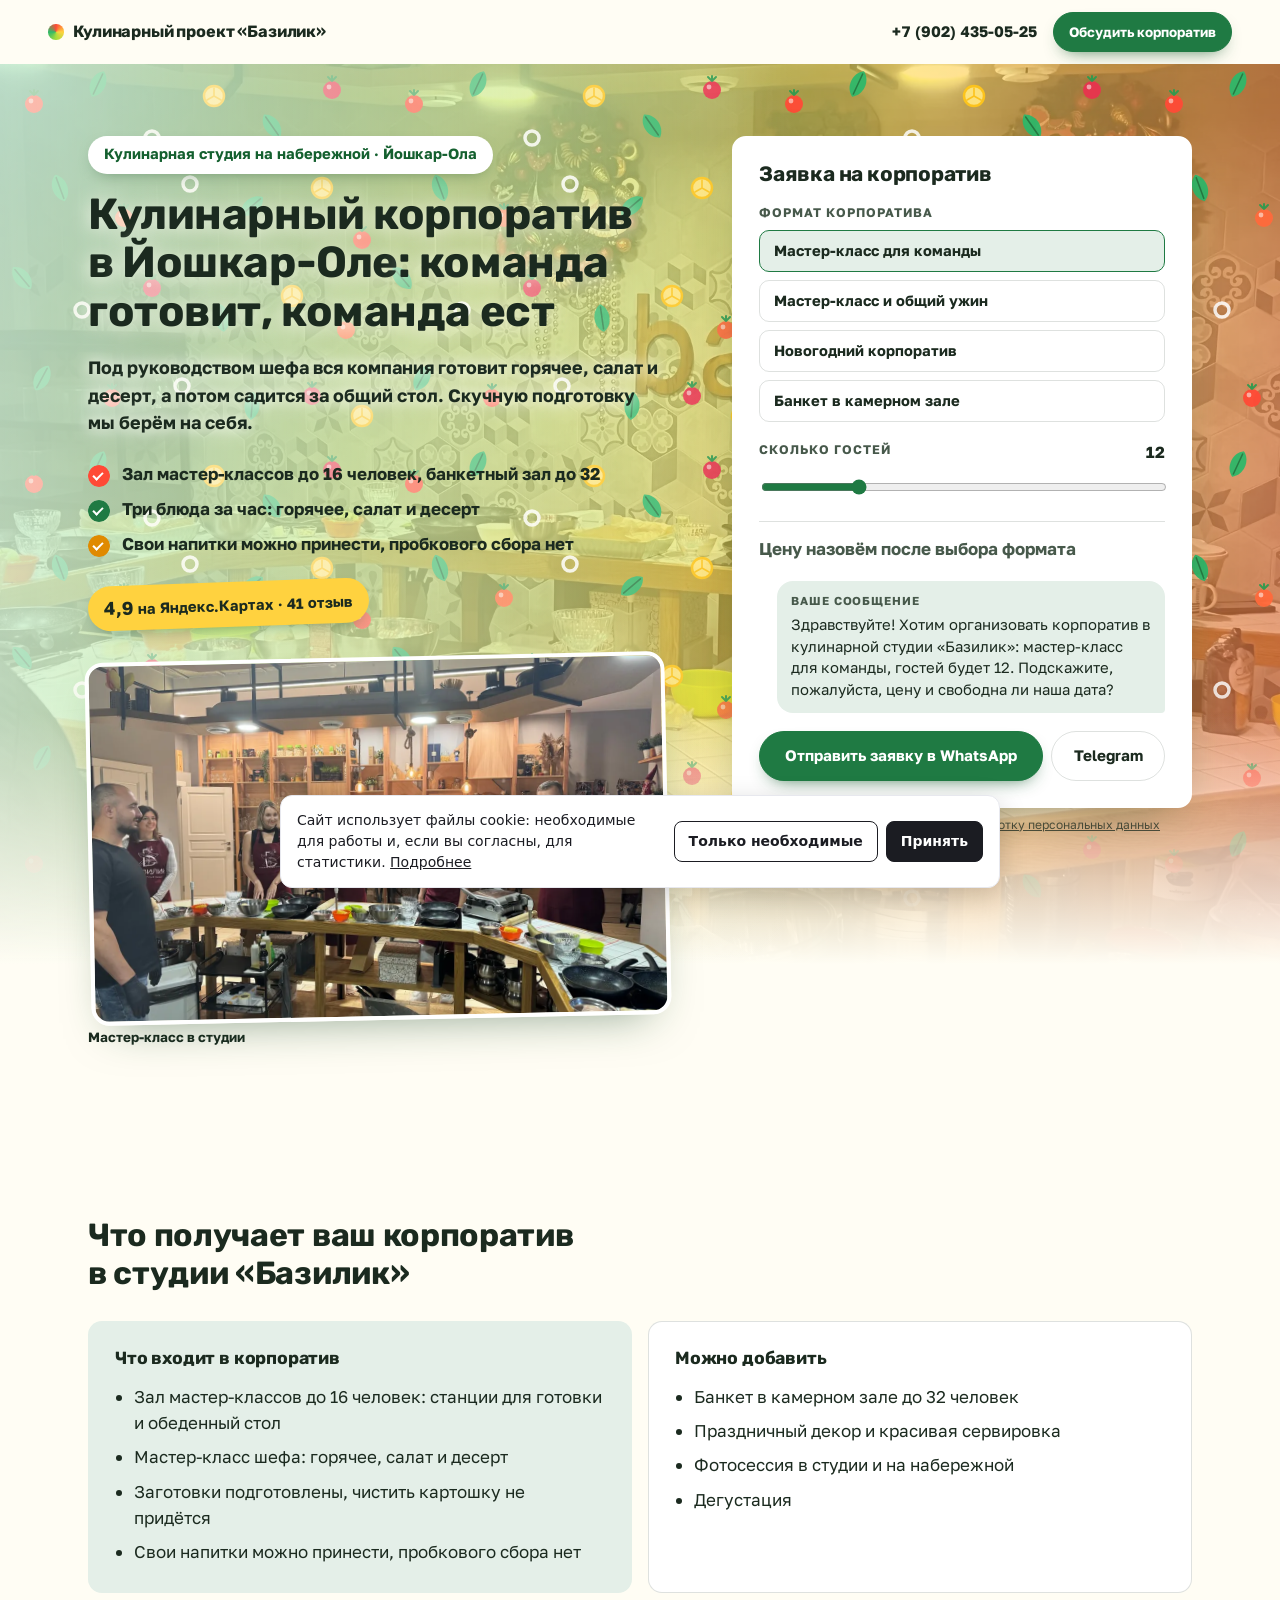
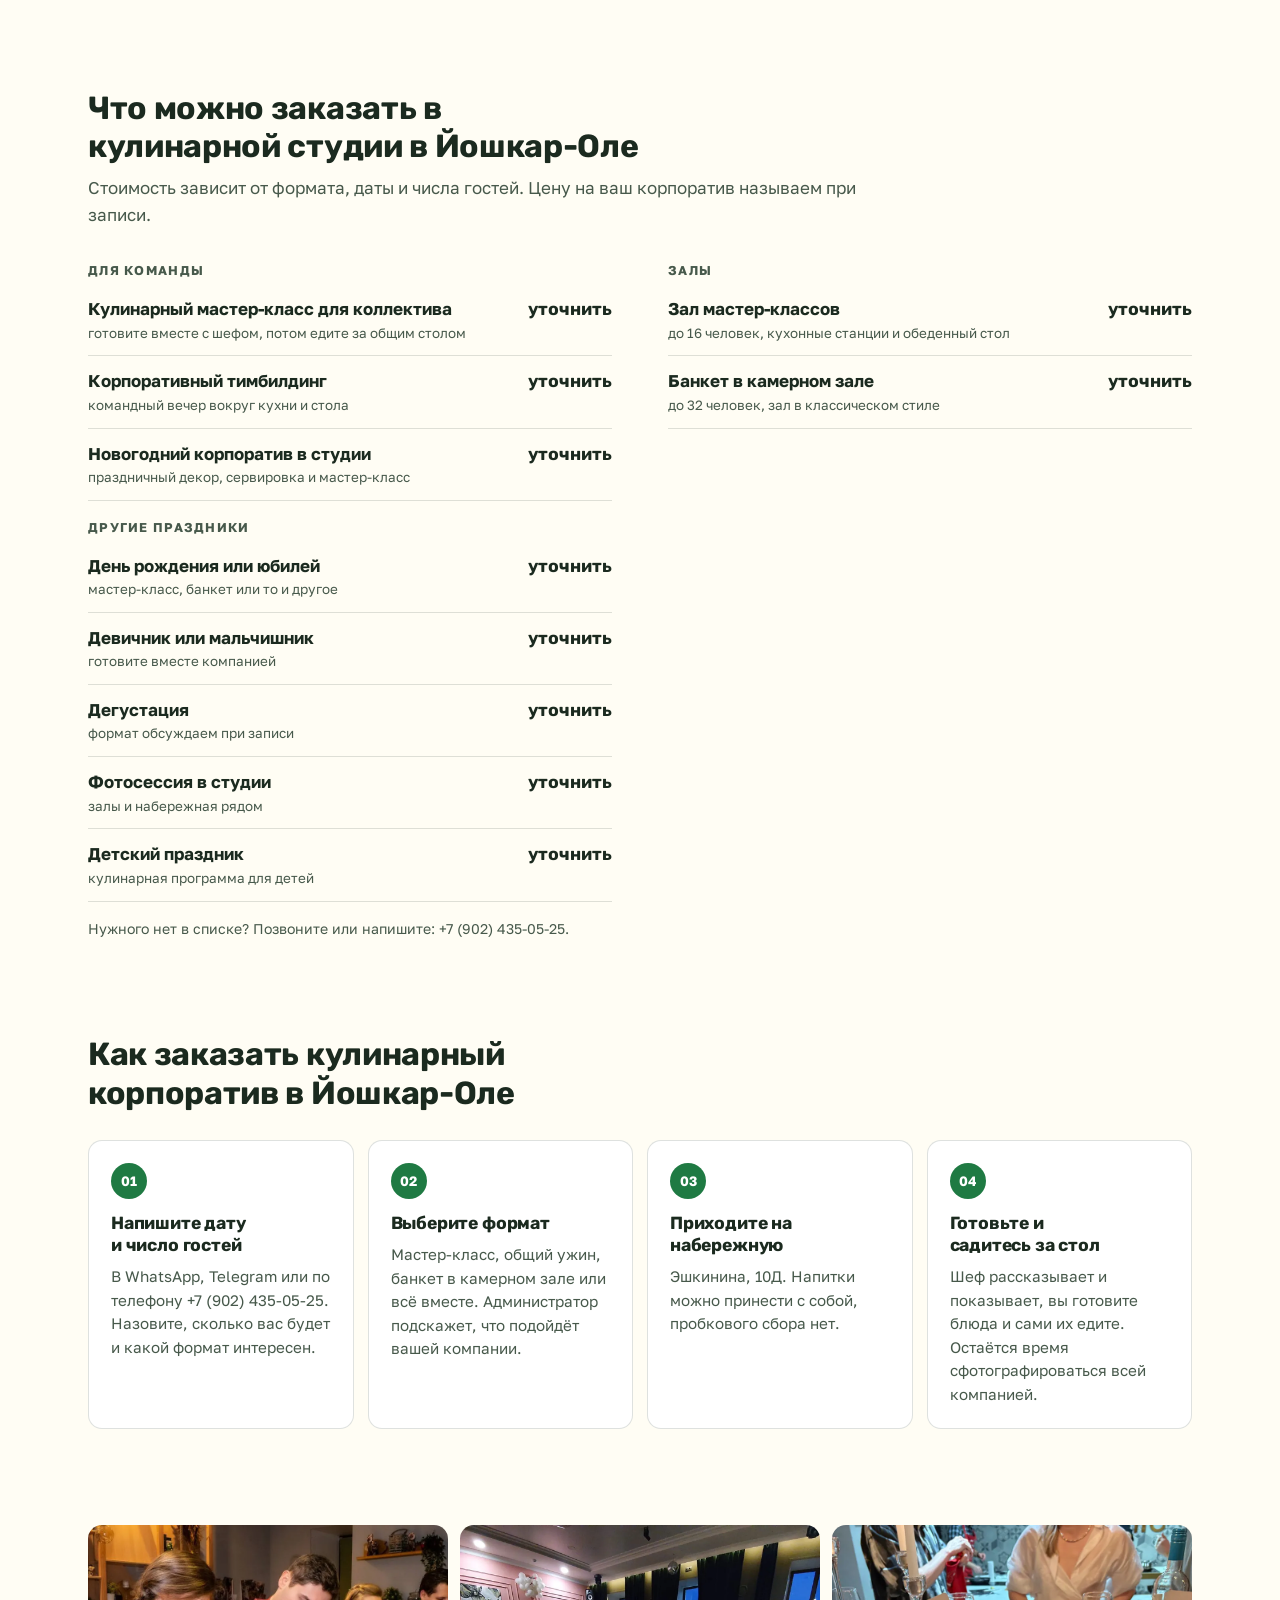
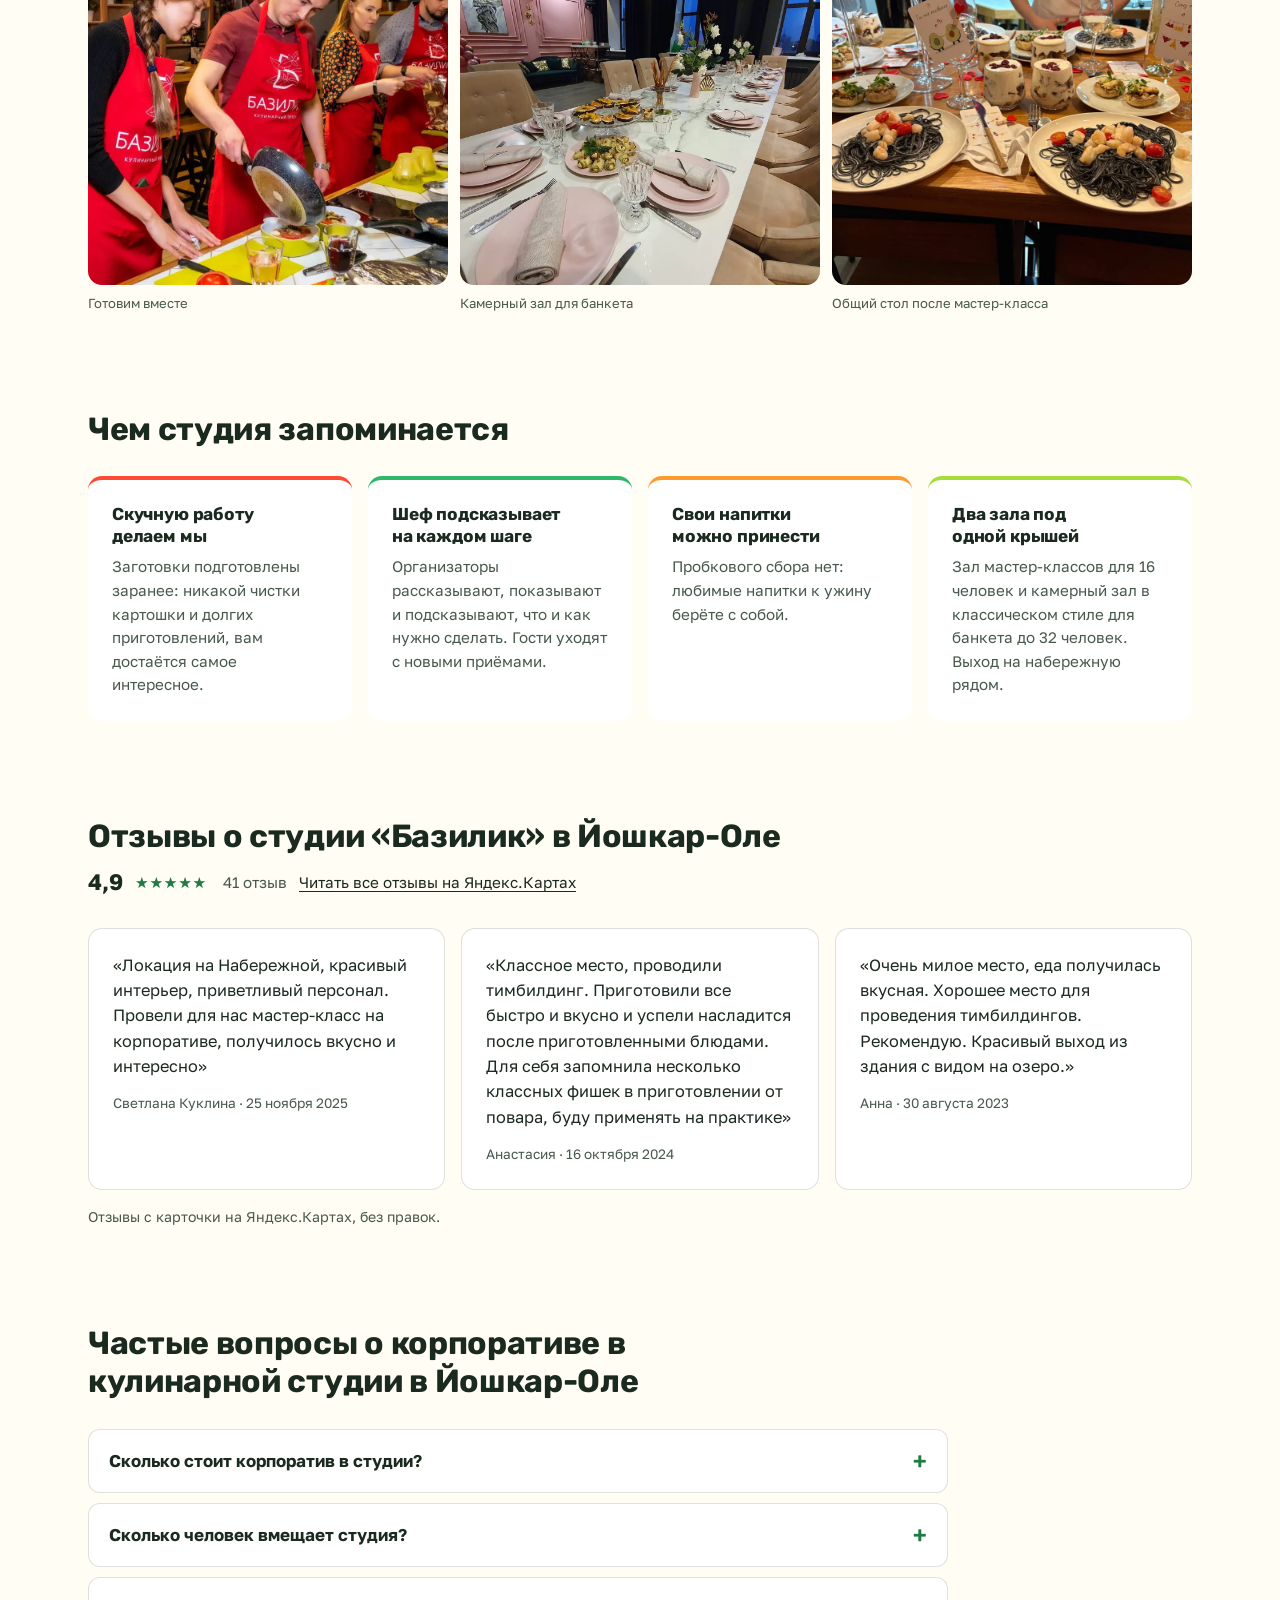
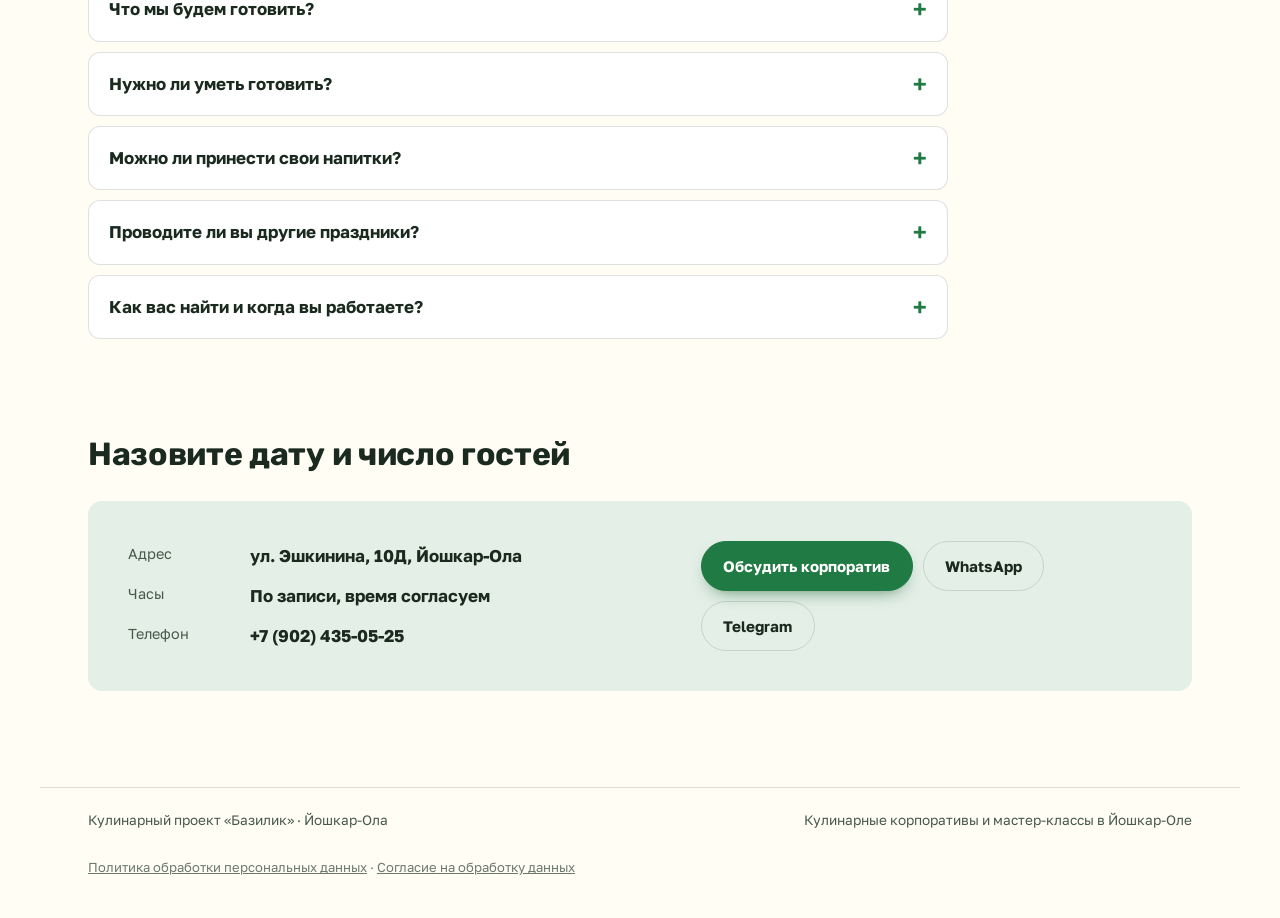
<file: index.html>
<!doctype html>
<html lang="ru">
<head>
<meta charset="utf-8">
<meta name="robots" content="noindex, nofollow" data-publish>
<meta name="viewport" content="width=device-width, initial-scale=1, viewport-fit=cover">
<title>Кулинарный корпоратив в Йошкар-Оле - студия Базилик</title>
<link rel="canonical" href="https://ajax55sv-cell.github.io/bazilik-yoshkar-ola/">
<meta name="description" content="Кулинарные корпоративы и тимбилдинги в Йошкар-Оле, ул. Эшкинина, 10Д: мастер-класс шефа, зал до 16 человек, банкет до 32. 4,9 на Яндекс Картах, 41 отзыв. Запись по телефону, в WhatsApp и Telegram.">
<meta property="og:type" content="website">
<meta property="og:url" content="https://ajax55sv-cell.github.io/bazilik-yoshkar-ola/">
<meta property="og:site_name" content="Кулинарный проект «Базилик»">
<meta property="og:locale" content="ru_RU">
<meta property="og:title" content="Кулинарный корпоратив в Йошкар-Оле - студия Базилик">
<meta property="og:description" content="Кулинарные корпоративы и тимбилдинги в Йошкар-Оле, ул. Эшкинина, 10Д: мастер-класс шефа, зал до 16 человек, банкет до 32. 4,9 на Яндекс Картах, 41 отзыв. Запись по телефону, в WhatsApp и Telegram.">
<meta property="og:image" content="https://ajax55sv-cell.github.io/bazilik-yoshkar-ola/assets/og.jpg">
<link rel="preload" as="font" type="font/woff2" href="assets/fonts/rubik-cyrillic-700.woff2" crossorigin>
<link rel="preload" as="image" href="assets/hero.webp" fetchpriority="high">
<link rel="icon" href="data:image/svg+xml,%3Csvg xmlns=%27http://www.w3.org/2000/svg%27 viewBox=%270 0 32 32%27%3E%3Crect x=%276%27 y=%276%27 width=%2720%27 height=%2720%27 rx=%275%27 fill=%27%231f7a43%27/%3E%3C/svg%3E">
<style>
@font-face{font-family:'Rubik';font-style:normal;font-weight:700;font-display:swap;src:url('assets/fonts/rubik-cyrillic-700.woff2') format('woff2');unicode-range:U+0301,U+0400-045F,U+0490-0491,U+04B0-04B1,U+2116;}
@font-face{font-family:'Rubik';font-style:normal;font-weight:700;font-display:swap;src:url('assets/fonts/rubik-latin-700.woff2') format('woff2');unicode-range:U+0000-00FF,U+0131,U+0152-0153,U+02BB-02BC,U+02C6,U+02DA,U+02DC,U+2000-206F,U+20AC,U+2122,U+2191,U+2193,U+2212,U+2215;}
@font-face{font-family:'Golos Text';font-style:normal;font-weight:400;font-display:swap;src:url('assets/fonts/golos-text-cyrillic-400.woff2') format('woff2');unicode-range:U+0301,U+0400-045F,U+0490-0491,U+04B0-04B1,U+2116;}
@font-face{font-family:'Golos Text';font-style:normal;font-weight:400;font-display:swap;src:url('assets/fonts/golos-text-latin-400.woff2') format('woff2');unicode-range:U+0000-00FF,U+0131,U+0152-0153,U+02BB-02BC,U+02C6,U+02DA,U+02DC,U+2000-206F,U+20AC,U+2122,U+2191,U+2193,U+2212,U+2215;}
@font-face{font-family:'Golos Text';font-style:normal;font-weight:700;font-display:swap;src:url('assets/fonts/golos-text-cyrillic-700.woff2') format('woff2');unicode-range:U+0301,U+0400-045F,U+0490-0491,U+04B0-04B1,U+2116;}
@font-face{font-family:'Golos Text';font-style:normal;font-weight:700;font-display:swap;src:url('assets/fonts/golos-text-latin-700.woff2') format('woff2');unicode-range:U+0000-00FF,U+0131,U+0152-0153,U+02BB-02BC,U+02C6,U+02DA,U+02DC,U+2000-206F,U+20AC,U+2122,U+2191,U+2193,U+2212,U+2215;}

:root { --c-canvas: #fffdf4; --c-surface: #ffffff; --c-ink: #1b2a1f; --c-ink-soft: #47594b; --c-accent: #1f7a43; --c-accent-ink: #ffffff; --c-accent-deep: #14602f; --f-display: 'Rubik', 'Segoe UI', system-ui, sans-serif; --f-text: 'Golos Text', 'Segoe UI', system-ui, sans-serif; --h1k: 1; }
</style>
<link rel="stylesheet" href="style-prod.css">
<script type="application/ld+json">[{"@context":"https://schema.org","@type":"LocalBusiness","name":"Кулинарный проект «Базилик»","description":"Кулинарная студия в Йошкар-Оле: корпоративные мастер-классы и тимбилдинги, зал мастер-классов до 16 человек, камерный банкетный зал до 32 человек.","url":"https://ajax55sv-cell.github.io/bazilik-yoshkar-ola/","image":"https://ajax55sv-cell.github.io/bazilik-yoshkar-ola/assets/og.jpg","telephone":"+79024350525","address":{"@type":"PostalAddress","streetAddress":"улица Эшкинина, 10Д","addressLocality":"Йошкар-Ола","addressRegion":"Республика Марий Эл","addressCountry":"RU"},"aggregateRating":{"@type":"AggregateRating","ratingValue":"4.9","ratingCount":"125","reviewCount":"41"},"hasOfferCatalog":{"@type":"OfferCatalog","name":"Форматы и услуги","itemListElement":[{"@type":"Offer","itemOffered":{"@type":"Service","name":"Кулинарный мастер-класс для коллектива"}},{"@type":"Offer","itemOffered":{"@type":"Service","name":"Корпоративный тимбилдинг"}},{"@type":"Offer","itemOffered":{"@type":"Service","name":"Новогодний корпоратив в студии"}},{"@type":"Offer","itemOffered":{"@type":"Service","name":"Банкет в камерном зале"}},{"@type":"Offer","itemOffered":{"@type":"Service","name":"День рождения или юбилей"}},{"@type":"Offer","itemOffered":{"@type":"Service","name":"Девичник или мальчишник"}},{"@type":"Offer","itemOffered":{"@type":"Service","name":"Дегустация"}},{"@type":"Offer","itemOffered":{"@type":"Service","name":"Фотосессия в студии"}},{"@type":"Offer","itemOffered":{"@type":"Service","name":"Детский праздник"}}]},"sameAs":["https://yandex.ru/maps/org/kulinarny_proyekt_bazilik/9822405375/","https://vk.ru/basilic_12"]},{"@context":"https://schema.org","@type":"FAQPage","mainEntity":[{"@type":"Question","name":"Сколько стоит корпоратив в студии?","acceptedAnswer":{"@type":"Answer","text":"Стоимость зависит от формата, даты и числа гостей. Назовите дату и сколько вас будет, администратор посчитает в WhatsApp, Telegram или по телефону +7 (902) 435-05-25."}},{"@type":"Question","name":"Сколько человек вмещает студия?","acceptedAnswer":{"@type":"Answer","text":"В зале мастер-классов помещаются до 16 человек. Камерный зал в классическом стиле для банкетов вмещает до 32 человек."}},{"@type":"Question","name":"Что мы будем готовить?","acceptedAnswer":{"@type":"Answer","text":"В формате праздничного вечера вы за час готовите три блюда: горячее, салат и десерт, а потом садитесь за общий стол. Меню на ваш корпоратив согласуем при записи."}},{"@type":"Question","name":"Нужно ли уметь готовить?","acceptedAnswer":{"@type":"Answer","text":"Нет. Шеф рассказывает, показывает и подсказывает на каждом шаге, а заготовки уже подготовлены: чистить и нарезать горы продуктов не придётся."}},{"@type":"Question","name":"Можно ли принести свои напитки?","acceptedAnswer":{"@type":"Answer","text":"Да, любимые напитки можно приносить с собой. Пробкового сбора у нас нет."}},{"@type":"Question","name":"Проводите ли вы другие праздники?","acceptedAnswer":{"@type":"Answer","text":"Да: дни рождения и юбилеи, девичники и мальчишники, дегустации, фотосессии, детские и взрослые праздники, банкеты и свадьбы в камерном зале."}},{"@type":"Question","name":"Как вас найти и когда вы работаете?","acceptedAnswer":{"@type":"Answer","text":"Йошкар-Ола, ул. Эшкинина, 10Д, на набережной. Остановка «Микрорайон Сомбатхей» в 119 метрах. Работаем по записи: дату и время согласуем по телефону или в мессенджере."}}]}]</script>
<style>
/* legal-add */
.legal-links{margin-top:10px;font-size:13px;opacity:.8;hyphens:none}
.legal-links a{color:inherit}
.ckn{margin:8px 0 0;font-size:12px;line-height:1.45;opacity:.75;hyphens:none}
.ckn a{color:inherit;text-decoration:underline}
.ckb{position:fixed;left:12px;right:12px;bottom:12px;z-index:9999;max-width:720px;margin:0 auto;padding:14px 16px;background:#fff;color:#1b1c22;border:1px solid #e7e8ee;border-radius:12px;box-shadow:0 8px 28px rgba(0,0,0,.18);font:400 14px/1.5 system-ui,-apple-system,"Segoe UI",Arial,sans-serif;hyphens:none;display:flex;gap:12px;align-items:center;flex-wrap:wrap}
.ckb p{margin:0;flex:1 1 280px}
.ckb a{color:inherit;text-decoration:underline}
.ckb__b{display:flex;gap:8px;flex-wrap:wrap}
.ckb button{font:inherit;font-weight:600;padding:9px 14px;border-radius:8px;border:1px solid #1b1c22;background:#fff;color:#1b1c22;cursor:pointer}
.ckb button[data-v="all"]{background:#1b1c22;color:#fff}
</style>
</head>
<body class="s-prod" id="top" data-wa="79024350525" data-tg="basilic_12" data-max="">
<header class="s-bar" data-s-bar>
  <a class="s-bar__brand" href="#top"><i aria-hidden="true"></i><span><span class="s-bar__pre">Кулинарный проект </span>«Базилик»</span></a>
  <div class="s-bar__right">
    <a class="s-bar__tel" href="tel:+79024350525"><span class="nw">+7 (902) 435-05-25</span></a>
    <a class="s-btn s-btn--sm" href="#widget">Обсудить корпоратив</a>
  </div>
</header>
<main>
  <section class="s-hero">
    <div class="s-hero__text">
      <p class="s-eyebrow">Кулинарная студия на набережной · <span class="nw">Йошкар-Ола</span></p>
      <h1>Кулинарный корпоратив в <span class="nw">Йошкар-Оле</span>: команда готовит, команда ест</h1>
      <p class="s-lead">Под руководством шефа вся компания готовит горячее, салат и десерт, а потом садится за общий стол. Скучную подготовку мы берём на себя.</p>
      <ul class="s-ticks"><li>Зал <span class="nw">мастер-классов</span> до 16 человек, банкетный зал до 32</li><li>Три блюда за час: горячее, салат и десерт</li><li>Свои напитки можно принести, пробкового сбора нет</li></ul>
      <p class="s-rating"><b>4,9</b> на Яндекс.Картах · 41 отзыв</p>
      <figure class="s-hero__photo"><img class="" src="assets/komanda.webp" alt="Участники мастер-класса у кухонных станций в фартуках «Базилик», кулинарная студия в Йошкар-Оле" loading="lazy" decoding="async" style="object-position:50% 50%"><figcaption>Мастер-класс в студии</figcaption></figure>
    </div>
    <div class="s-hero__widget" id="widget"><form class="s-widget" data-s-calc data-base="0" data-min="0" data-min-note="минимальный заказ" data-per="{}" data-message="Здравствуйте! Хотим организовать корпоратив в кулинарной студии «Базилик»: {выбор}. Подскажите, пожалуйста, цену и свободна ли наша дата?" onsubmit="return false">
      <h2 class="s-widget__title">Заявка на корпоратив</h2>
      <fieldset><legend>Формат корпоратива</legend><div class="s-chips s-chips--col"><label class="s-chip s-chip--row"><input type="radio" name="fmt" value="0" data-label="Мастер-класс для команды" data-price="0" checked><span><span class="nw">Мастер-класс</span> для команды</span></label><label class="s-chip s-chip--row"><input type="radio" name="fmt" value="1" data-label="Мастер-класс и общий ужин" data-price="0"><span><span class="nw">Мастер-класс</span> и общий ужин</span></label><label class="s-chip s-chip--row"><input type="radio" name="fmt" value="2" data-label="Новогодний корпоратив" data-price="0"><span>Новогодний корпоратив</span></label><label class="s-chip s-chip--row"><input type="radio" name="fmt" value="3" data-label="Банкет в камерном зале" data-price="0"><span>Банкет в камерном зале</span></label></div></fieldset>
      <div class="s-range"><label for="f-guests"><span>Сколько гостей</span><b><output data-s-out="guests">12</output></b></label>
      <input id="f-guests" type="range" name="guests" min="6" max="32" step="1" value="12" data-price="0" data-label="Гостей" data-unit="" data-say="гостей будет {v}"></div>
      <p class="s-total"><span>Цену назовём после выбора формата</span><b data-s-total>-</b></p>
      <div class="s-bubble" aria-live="polite"><span class="s-bubble__label">Ваше сообщение</span><p data-s-bubble></p></div>
      <div class="s-send">
        <a class="s-btn s-btn--wide" data-s-msg="whatsapp" href="https://wa.me/79024350525" target="_blank" rel="noopener">Отправить заявку в WhatsApp</a>
        <a class="s-btn s-btn--ghost" data-s-msg="telegram" href="#">Telegram</a>
      </div>
      <p class="s-send__note" data-s-copied hidden>Текст скопирован - вставьте его в чат.</p>
      
    </form><p class="ckn">Нажимая кнопку, вы соглашаетесь на <a href="soglasie.html">обработку персональных данных</a> (<a href="politika.html">политика</a>).</p></div>
    <figure class="s-hero__bg" aria-hidden="true"><img class="" src="assets/hero.webp" alt="Кулинарная студия: ряд станций с продуктами и стена с надписью basilic" decoding="async" style="object-position:50% 50%" fetchpriority="high"></figure>
  </section>

  <section class="s-section s-reveal">
    <header class="s-section__head"><h2>Что получает ваш корпоратив в студии «Базилик»</h2></header>
    <div class="s-incl">
      <div><h3>Что входит в корпоратив</h3><ul><li>Зал <span class="nw">мастер-классов</span> до 16 человек: станции для готовки и обеденный стол</li><li><span class="nw">Мастер-класс</span> шефа: горячее, салат и десерт</li><li>Заготовки подготовлены, чистить картошку не придётся</li><li>Свои напитки можно принести, пробкового сбора нет</li></ul></div>
      <div><h3>Можно добавить</h3><ul><li>Банкет в камерном зале до 32 человек</li><li>Праздничный декор и красивая сервировка</li><li>Фотосессия в студии и на набережной</li><li>Дегустация</li></ul></div>
    </div>
  </section>

  <section class="s-section s-reveal" id="prices">
    <header class="s-section__head"><h2>Что можно заказать в кулинарной студии в <span class="nw">Йошкар-Оле</span></h2><p>Стоимость зависит от формата, даты и числа гостей. Цену на ваш корпоратив называем при записи.</p></header>
    <div class="s-board"><div class="s-board__group">
      <h3 class="s-board__title">Для команды</h3>
      <ul class="s-board__list">
        <li class="s-board__row"><span class="s-board__name">Кулинарный <span class="nw">мастер-класс</span> для коллектива<em>готовите вместе с шефом, потом едите за общим столом</em></span><span class="s-board__dots" aria-hidden="true"></span><span class="s-board__price">уточнить</span></li>
        <li class="s-board__row"><span class="s-board__name">Корпоративный тимбилдинг<em>командный вечер вокруг кухни и стола</em></span><span class="s-board__dots" aria-hidden="true"></span><span class="s-board__price">уточнить</span></li>
        <li class="s-board__row"><span class="s-board__name">Новогодний корпоратив в студии<em>праздничный декор, сервировка и <span class="nw">мастер-класс</span></em></span><span class="s-board__dots" aria-hidden="true"></span><span class="s-board__price">уточнить</span></li>
      </ul>
    </div>
<div class="s-board__group">
      <h3 class="s-board__title">Залы</h3>
      <ul class="s-board__list">
        <li class="s-board__row"><span class="s-board__name">Зал <span class="nw">мастер-классов</span><em>до 16 человек, кухонные станции и обеденный стол</em></span><span class="s-board__dots" aria-hidden="true"></span><span class="s-board__price">уточнить</span></li>
        <li class="s-board__row"><span class="s-board__name">Банкет в камерном зале<em>до 32 человек, зал в классическом стиле</em></span><span class="s-board__dots" aria-hidden="true"></span><span class="s-board__price">уточнить</span></li>
      </ul>
    </div>
<div class="s-board__group">
      <h3 class="s-board__title">Другие праздники</h3>
      <ul class="s-board__list">
        <li class="s-board__row"><span class="s-board__name">День рождения или юбилей<em><span class="nw">мастер-класс</span>, банкет или то и другое</em></span><span class="s-board__dots" aria-hidden="true"></span><span class="s-board__price">уточнить</span></li>
        <li class="s-board__row"><span class="s-board__name">Девичник или мальчишник<em>готовите вместе компанией</em></span><span class="s-board__dots" aria-hidden="true"></span><span class="s-board__price">уточнить</span></li>
        <li class="s-board__row"><span class="s-board__name">Дегустация<em>формат обсуждаем при записи</em></span><span class="s-board__dots" aria-hidden="true"></span><span class="s-board__price">уточнить</span></li>
        <li class="s-board__row"><span class="s-board__name">Фотосессия в студии<em>залы и набережная рядом</em></span><span class="s-board__dots" aria-hidden="true"></span><span class="s-board__price">уточнить</span></li>
        <li class="s-board__row"><span class="s-board__name">Детский праздник<em>кулинарная программа для детей</em></span><span class="s-board__dots" aria-hidden="true"></span><span class="s-board__price">уточнить</span></li>
      </ul>
    </div></div>
    <p class="s-note">Нужного нет в списке? Позвоните или напишите: <span class="nw">+7 (902) 435-05-25</span>.</p>
  </section>

  <section class="s-section s-reveal">
    <header class="s-section__head"><h2>Как заказать кулинарный корпоратив в <span class="nw">Йошкар-Оле</span></h2></header>
    <ol class="s-steps">
      <li class="s-steps__item"><span class="s-steps__n">01</span><h3>Напишите дату и число гостей</h3><p>В WhatsApp, Telegram или по телефону <span class="nw">+7 (902) 435-05-25</span>. Назовите, сколько вас будет и какой формат интересен.</p></li>
      <li class="s-steps__item"><span class="s-steps__n">02</span><h3>Выберите формат</h3><p><span class="nw">Мастер-класс</span>, общий ужин, банкет в камерном зале или всё вместе. Администратор подскажет, что подойдёт вашей компании.</p></li>
      <li class="s-steps__item"><span class="s-steps__n">03</span><h3>Приходите на набережную</h3><p>Эшкинина, 10Д. Напитки можно принести с собой, пробкового сбора нет.</p></li>
      <li class="s-steps__item"><span class="s-steps__n">04</span><h3>Готовьте и садитесь за стол</h3><p>Шеф рассказывает и показывает, вы готовите блюда и сами их едите. Остаётся время сфотографироваться всей компанией.</p></li>
    </ol>
  </section>

  <section class="s-photos s-reveal" aria-label="Фото студии Базилик"><h2 class="sr-only">Фото кулинарной студии, камерного зала и общего стола студии «Базилик» в Йошкар-Оле</h2><figure><img class="" src="assets/gotovim.webp" alt="Четверо коллег в красных фартуках «Базилик» готовят у плиты" loading="lazy" decoding="async"><figcaption>Готовим вместе</figcaption></figure><figure><img class="" src="assets/zal.webp" alt="Камерный зал с розовыми стенами и длинным белым столом с закусками" loading="lazy" decoding="async"><figcaption>Камерный зал для банкета</figcaption></figure><figure><img class="" src="assets/stol.webp" alt="Накрытый стол: паста с креветками и десерты в стаканах, свечи" loading="lazy" decoding="async"><figcaption>Общий стол после <span class="nw">мастер-класса</span></figcaption></figure></section>

  <section class="s-section s-reveal">
    <header class="s-section__head"><h2>Чем студия запоминается</h2></header>
    <ul class="s-promises">
      <li><h3>Скучную работу делаем мы</h3><p>Заготовки подготовлены заранее: никакой чистки картошки и долгих приготовлений, вам достаётся самое интересное.</p></li>
      <li><h3>Шеф подсказывает на каждом шаге</h3><p>Организаторы рассказывают, показывают и подсказывают, что и как нужно сделать. Гости уходят с новыми приёмами.</p></li>
      <li><h3>Свои напитки можно принести</h3><p>Пробкового сбора нет: любимые напитки к ужину берёте с собой.</p></li>
      <li><h3>Два зала под одной крышей</h3><p>Зал <span class="nw">мастер-классов</span> для 16 человек и камерный зал в классическом стиле для банкета до 32 человек. Выход на набережную рядом.</p></li>
    </ul>
  </section>

  <section class="s-section s-reveal">
    <header class="s-section__head s-section__head--reviews"><h2>Отзывы о студии «Базилик» в <span class="nw">Йошкар-Оле</span></h2><p class="s-reviews__rating"><span class="s-reviews__num">4,9</span><span class="s-reviews__stars" style="--r: 4.9" aria-label="рейтинг 4,9 из 5"></span><span class="s-reviews__count">41 отзыв</span><a class="s-reviews__all" href="https://yandex.ru/maps/org/kulinarny_proyekt_bazilik/9822405375/" target="_blank" rel="noopener">Читать все отзывы на Яндекс.Картах</a></p></header>
    <ul class="s-reviews">
      <li><blockquote>«Локация на Набережной, красивый интерьер, приветливый персонал. Провели для нас <span class="nw">мастер-класс</span> на корпоративе, получилось вкусно и интересно»</blockquote><p class="s-reviews__who">Светлана Куклина · 25 ноября 2025</p></li>
      <li><blockquote>«Классное место, проводили тимбилдинг. Приготовили все быстро и вкусно и успели насладится после приготовленными блюдами. Для себя запомнила несколько классных фишек в приготовлении от повара, буду применять на практике»</blockquote><p class="s-reviews__who">Анастасия · 16 октября 2024</p></li>
      <li><blockquote>«Очень милое место, еда получилась вкусная. Хорошее место для проведения тимбилдингов. Рекомендую. Красивый выход из здания с видом на озеро.»</blockquote><p class="s-reviews__who">Анна · 30 августа 2023</p></li>
    </ul>
    <p class="s-note">Отзывы с карточки на Яндекс.Картах, без правок.</p>
  </section>

  <section class="s-section s-reveal">
    <header class="s-section__head"><h2>Частые вопросы о корпоративе в кулинарной студии в <span class="nw">Йошкар-Оле</span></h2></header>
    <div class="s-faq"><details><summary>Сколько стоит корпоратив в студии?</summary><p>Стоимость зависит от формата, даты и числа гостей. Назовите дату и сколько вас будет, администратор посчитает в WhatsApp, Telegram или по телефону <span class="nw">+7 (902) 435-05-25</span>.</p></details><details><summary>Сколько человек вмещает студия?</summary><p>В зале <span class="nw">мастер-классов</span> помещаются до 16 человек. Камерный зал в классическом стиле для банкетов вмещает до 32 человек.</p></details><details><summary>Что мы будем готовить?</summary><p>В формате праздничного вечера вы за час готовите три блюда: горячее, салат и десерт, а потом садитесь за общий стол. Меню на ваш корпоратив согласуем при записи.</p></details><details><summary>Нужно ли уметь готовить?</summary><p>Нет. Шеф рассказывает, показывает и подсказывает на каждом шаге, а заготовки уже подготовлены: чистить и нарезать горы продуктов не придётся.</p></details><details><summary>Можно ли принести свои напитки?</summary><p>Да, любимые напитки можно приносить с собой. Пробкового сбора у нас нет.</p></details><details><summary>Проводите ли вы другие праздники?</summary><p>Да: дни рождения и юбилеи, девичники и мальчишники, дегустации, фотосессии, детские и взрослые праздники, банкеты и свадьбы в камерном зале.</p></details><details><summary>Как вас найти и когда вы работаете?</summary><p><span class="nw">Йошкар-Ола</span>, ул. Эшкинина, 10Д, на набережной. Остановка «Микрорайон Сомбатхей» в 119 метрах. Работаем по записи: дату и время согласуем по телефону или в мессенджере.</p></details></div>
  </section>

  <section class="s-section s-final s-reveal" id="contacts">
    <header class="s-section__head"><h2>Назовите дату и число гостей</h2></header>
    <div class="s-contacts">
      <dl>
        <div><dt>Адрес</dt><dd>ул. Эшкинина, 10Д, <span class="nw">Йошкар-Ола</span></dd></div>
        <div><dt>Часы</dt><dd>По записи, время согласуем</dd></div>
        <div><dt>Телефон</dt><dd><a href="tel:+79024350525"><span class="nw">+7 (902) 435-05-25</span></a></dd></div>
      </dl>
      <div class="s-contacts__actions">
        <a class="s-btn" href="#widget">Обсудить корпоратив</a>
        <a class="s-btn s-btn--ghost" data-s-msg="whatsapp" href="https://wa.me/79024350525" target="_blank" rel="noopener">WhatsApp</a>
        <a class="s-btn s-btn--ghost" data-s-msg="telegram" href="#">Telegram</a>
      </div>
    </div>
  </section>
</main>
<footer class="s-foot"><p>Кулинарный проект «Базилик» · <span class="nw">Йошкар-Ола</span></p><p>Кулинарные корпоративы и <span class="nw">мастер-классы</span> в <span class="nw">Йошкар-Оле</span></p><p class="legal-links"><a href="politika.html">Политика обработки персональных данных</a> · <a href="soglasie.html">Согласие на обработку данных</a></p></footer>
<nav class="s-dock" aria-label="Быстрая связь"><a class="s-btn" href="#widget">Обсудить корпоратив</a><a class="s-btn s-btn--ghost" href="tel:+79024350525">Позвонить</a></nav>
<script src="style.js" defer></script>
<script>
(function(){var K='cookie-choice';try{if(localStorage.getItem(K))return}catch(e){}
var b=document.createElement('div');b.className='ckb';b.setAttribute('role','dialog');b.setAttribute('aria-label','Файлы cookie');
b.innerHTML='<p>Сайт использует файлы cookie: необходимые для работы и, если вы согласны, для статистики. <a href="politika.html">Подробнее</a></p><div class="ckb__b"><button type="button" data-v="necessary">Только необходимые</button><button type="button" data-v="all">Принять</button></div>';
b.addEventListener('click',function(e){var v=e.target.getAttribute&&e.target.getAttribute('data-v');if(!v)return;try{localStorage.setItem(K,v)}catch(x){}try{document.dispatchEvent(new CustomEvent('cookie-choice',{detail:v}))}catch(x){}b.remove()});
document.body.appendChild(b)})();
</script>
<!-- legal-add -->
</body>
</html>
</file>
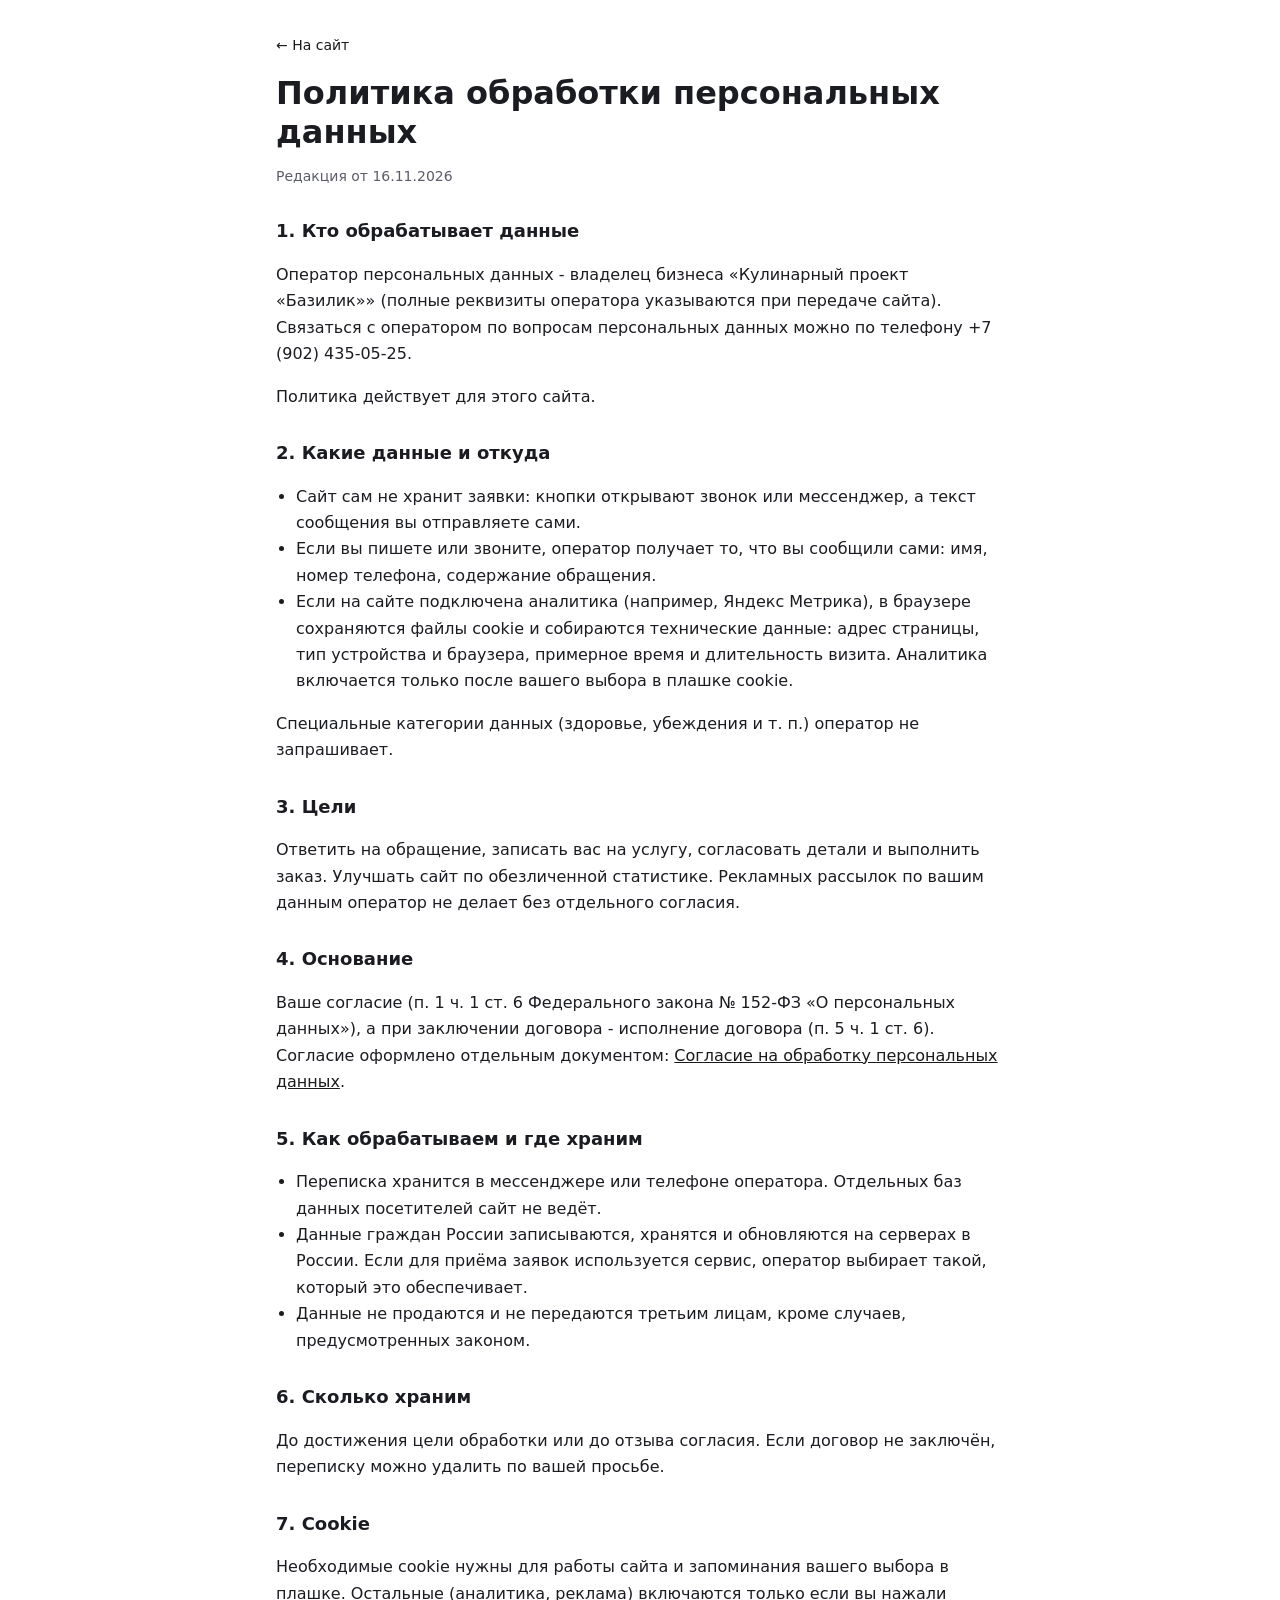
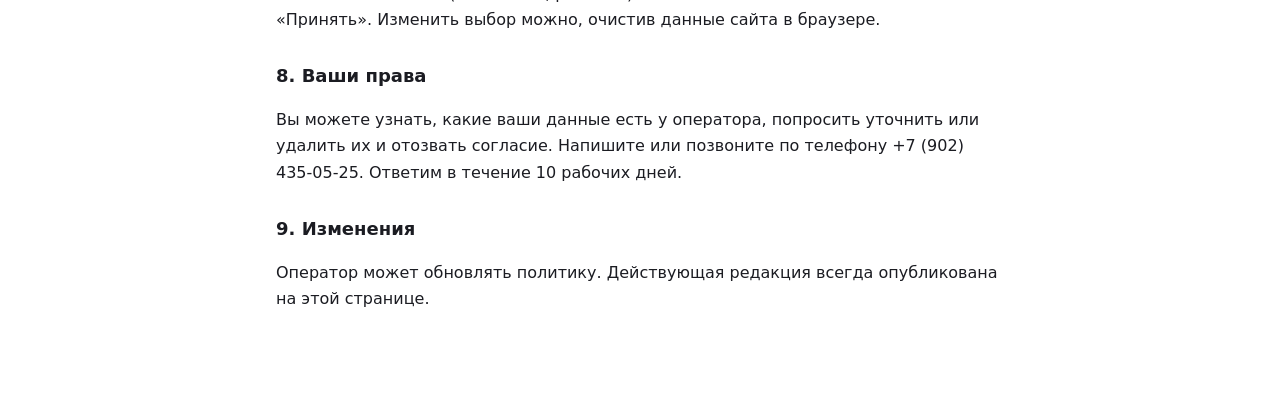
<file: politika.html>
<!doctype html>
<html lang="ru">
<head>
<meta charset="utf-8">
<meta name="viewport" content="width=device-width, initial-scale=1">
<title>Политика обработки персональных данных - Кулинарный проект «Базилик»</title>
<style>:root{--accent:#1a1a1a;--ink:#1b1c22;--ink-2:#5b5d68;--line:#e7e8ee}
*{box-sizing:border-box}
html,body,h1,h2,p,li{hyphens:none;-webkit-hyphens:none}
body{margin:0;background:#fff;color:var(--ink);font:400 16px/1.65 system-ui,-apple-system,"Segoe UI",Arial,sans-serif}
main{max-width:760px;margin:0 auto;padding:32px 16px 64px}
a{color:var(--accent)}
h1{font-size:clamp(24px,4vw,32px);line-height:1.2;margin:16px 0 6px}
h2{font-size:18px;margin:28px 0 8px}
.muted{color:var(--ink-2);font-size:14px}
.back{font-size:14px;text-decoration:none}
ul{padding-left:20px}</style>
</head>
<body>
<main>
<a class="back" href="./">← На сайт</a>
<h1>Политика обработки персональных данных</h1>
<p class="muted">Редакция от 16.11.2026</p>

<h2>1. Кто обрабатывает данные</h2>
<p>Оператор персональных данных - владелец бизнеса «Кулинарный проект «Базилик»» (полные реквизиты оператора указываются при передаче сайта). Связаться с оператором по вопросам персональных данных можно по телефону +7 (902) 435-05-25.</p>
<p>Политика действует для этого сайта.</p>

<h2>2. Какие данные и откуда</h2>
<ul>
<li>Сайт сам не хранит заявки: кнопки открывают звонок или мессенджер, а текст сообщения вы отправляете сами.</li>
<li>Если вы пишете или звоните, оператор получает то, что вы сообщили сами: имя, номер телефона, содержание обращения.</li>
<li>Если на сайте подключена аналитика (например, Яндекс Метрика), в браузере сохраняются файлы cookie и собираются технические данные: адрес страницы, тип устройства и браузера, примерное время и длительность визита. Аналитика включается только после вашего выбора в плашке cookie.</li>
</ul>
<p>Специальные категории данных (здоровье, убеждения и т. п.) оператор не запрашивает.</p>

<h2>3. Цели</h2>
<p>Ответить на обращение, записать вас на услугу, согласовать детали и выполнить заказ. Улучшать сайт по обезличенной статистике. Рекламных рассылок по вашим данным оператор не делает без отдельного согласия.</p>

<h2>4. Основание</h2>
<p>Ваше согласие (п. 1 ч. 1 ст. 6 Федерального закона № 152-ФЗ «О персональных данных»), а при заключении договора - исполнение договора (п. 5 ч. 1 ст. 6). Согласие оформлено отдельным документом: <a href="soglasie.html">Согласие на обработку персональных данных</a>.</p>

<h2>5. Как обрабатываем и где храним</h2>
<ul>
<li>Переписка хранится в мессенджере или телефоне оператора. Отдельных баз данных посетителей сайт не ведёт.</li>
<li>Данные граждан России записываются, хранятся и обновляются на серверах в России. Если для приёма заявок используется сервис, оператор выбирает такой, который это обеспечивает.</li>
<li>Данные не продаются и не передаются третьим лицам, кроме случаев, предусмотренных законом.</li>
</ul>

<h2>6. Сколько храним</h2>
<p>До достижения цели обработки или до отзыва согласия. Если договор не заключён, переписку можно удалить по вашей просьбе.</p>

<h2>7. Cookie</h2>
<p>Необходимые cookie нужны для работы сайта и запоминания вашего выбора в плашке. Остальные (аналитика, реклама) включаются только если вы нажали «Принять». Изменить выбор можно, очистив данные сайта в браузере.</p>

<h2>8. Ваши права</h2>
<p>Вы можете узнать, какие ваши данные есть у оператора, попросить уточнить или удалить их и отозвать согласие. Напишите или позвоните по телефону +7 (902) 435-05-25. Ответим в течение 10 рабочих дней.</p>

<h2>9. Изменения</h2>
<p>Оператор может обновлять политику. Действующая редакция всегда опубликована на этой странице.</p>

</main>
</body>
</html>
</file>
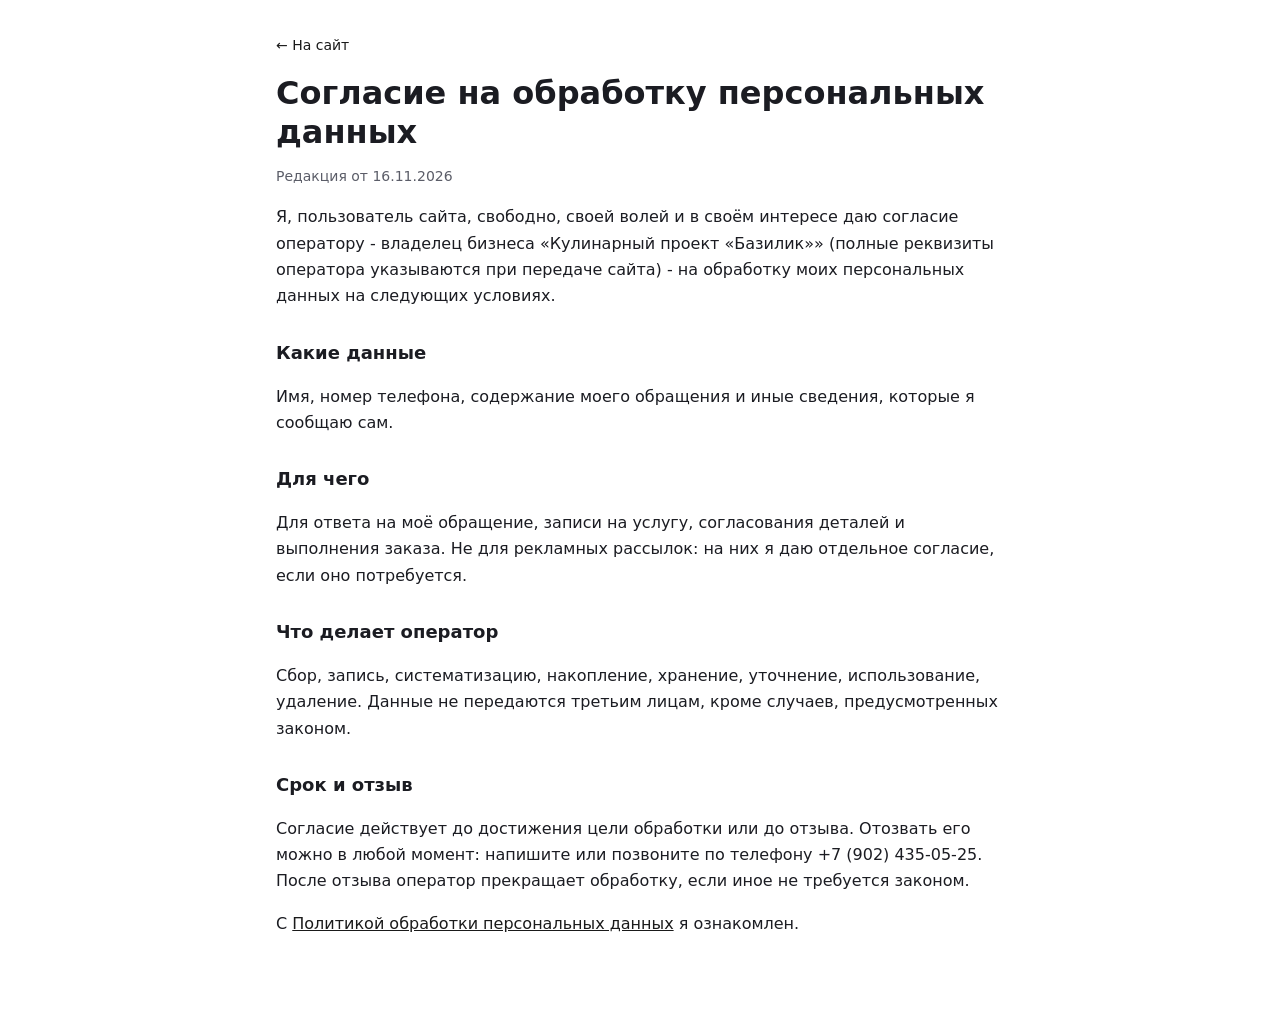
<file: soglasie.html>
<!doctype html>
<html lang="ru">
<head>
<meta charset="utf-8">
<meta name="viewport" content="width=device-width, initial-scale=1">
<title>Согласие на обработку персональных данных - Кулинарный проект «Базилик»</title>
<style>:root{--accent:#1a1a1a;--ink:#1b1c22;--ink-2:#5b5d68;--line:#e7e8ee}
*{box-sizing:border-box}
html,body,h1,h2,p,li{hyphens:none;-webkit-hyphens:none}
body{margin:0;background:#fff;color:var(--ink);font:400 16px/1.65 system-ui,-apple-system,"Segoe UI",Arial,sans-serif}
main{max-width:760px;margin:0 auto;padding:32px 16px 64px}
a{color:var(--accent)}
h1{font-size:clamp(24px,4vw,32px);line-height:1.2;margin:16px 0 6px}
h2{font-size:18px;margin:28px 0 8px}
.muted{color:var(--ink-2);font-size:14px}
.back{font-size:14px;text-decoration:none}
ul{padding-left:20px}</style>
</head>
<body>
<main>
<a class="back" href="./">← На сайт</a>
<h1>Согласие на обработку персональных данных</h1>
<p class="muted">Редакция от 16.11.2026</p>

<p>Я, пользователь сайта, свободно, своей волей и в своём интересе даю согласие оператору - владелец бизнеса «Кулинарный проект «Базилик»» (полные реквизиты оператора указываются при передаче сайта) - на обработку моих персональных данных на следующих условиях.</p>

<h2>Какие данные</h2>
<p>Имя, номер телефона, содержание моего обращения и иные сведения, которые я сообщаю сам.</p>

<h2>Для чего</h2>
<p>Для ответа на моё обращение, записи на услугу, согласования деталей и выполнения заказа. Не для рекламных рассылок: на них я даю отдельное согласие, если оно потребуется.</p>

<h2>Что делает оператор</h2>
<p>Сбор, запись, систематизацию, накопление, хранение, уточнение, использование, удаление. Данные не передаются третьим лицам, кроме случаев, предусмотренных законом.</p>

<h2>Срок и отзыв</h2>
<p>Согласие действует до достижения цели обработки или до отзыва. Отозвать его можно в любой момент: напишите или позвоните по телефону +7 (902) 435-05-25. После отзыва оператор прекращает обработку, если иное не требуется законом.</p>

<p>С <a href="politika.html">Политикой обработки персональных данных</a> я ознакомлен.</p>

</main>
</body>
</html>
</file>
<file: style-prod.css>
/* Стиль «Продающий»: лендинг под заявки. Главная деталь – калькулятор или онлайн-запись на первом экране
   и живое «сообщение-превью», которое уходит владельцу в мессенджер. Цвета и шрифты – из палитры ниши. */
*, *::before, *::after { box-sizing: border-box; }
:root {
  --hair: color-mix(in srgb, var(--c-ink) 14%, transparent);
  --tint: color-mix(in srgb, var(--c-accent) 12%, var(--c-surface));
  --wrap: 1200px; --gut: clamp(16px, 4vw, 48px);
  --r: 14px;
  --shadow: 0 18px 50px -18px color-mix(in srgb, #000 55%, transparent);
}
html { scroll-behavior: smooth; -webkit-text-size-adjust: 100%; overflow-x: clip; }
body { margin: 0; background: var(--c-canvas); color: var(--c-ink); font: 400 17px/1.55 var(--f-text); -webkit-font-smoothing: antialiased; }
img { display: block; max-width: 100%; }
a { color: inherit; }
h1, h2, h3 { font-family: var(--f-display); font-weight: 700; line-height: 1.06; margin: 0; letter-spacing: -.015em; text-wrap: balance; }
p { margin: 0; }
fieldset { border: 0; margin: 0; padding: 0; min-width: 0; }
:focus-visible { outline: 2px solid var(--c-accent); outline-offset: 3px; border-radius: 4px; }

.s-btn { display: inline-flex; align-items: center; justify-content: center; min-height: 50px; padding: 0 1.4em; border-radius: 999px;
  background: var(--c-accent); color: var(--c-accent-ink); font: 700 .95rem/1.1 var(--f-text); text-decoration: none; border: 1px solid var(--c-accent);
  text-align: center; transition: filter .2s ease, transform .2s ease; cursor: pointer; }
.s-btn:hover { filter: brightness(1.07); }
.s-btn:active { transform: translateY(1px); }
.s-btn--sm { min-height: 40px; padding: 0 1.1em; font-size: .85rem; }
.s-btn--ghost { background: transparent; color: var(--c-ink); border-color: var(--hair); font-weight: 600; }
.s-btn--wide { flex: 1; }

/* шапка */
.s-bar { position: sticky; top: 0; z-index: 30; display: flex; align-items: center; justify-content: space-between; gap: 16px;
  padding: 10px var(--gut); background: color-mix(in srgb, var(--c-canvas) 88%, transparent); -webkit-backdrop-filter: blur(10px); backdrop-filter: blur(10px); }
.s-bar.is-scrolled { box-shadow: 0 1px 0 var(--hair); }
.s-bar__brand { font: 700 1rem/1 var(--f-display); text-decoration: none; display: inline-flex; align-items: center; gap: .6em; min-height: 44px; white-space: nowrap; min-width: 0; }
.s-bar__brand i { width: .75em; height: .75em; border-radius: 50%; background: var(--c-accent); }
.s-bar__right { display: flex; align-items: center; gap: 16px; }
.s-bar__tel { text-decoration: none; font-weight: 700; font-size: .95rem; font-variant-numeric: tabular-nums; }

main { max-width: var(--wrap); margin: 0 auto; padding: 0 var(--gut); }

/* первый экран: текст слева, виджет справа, фото ниши – приглушённым фоном */
.s-hero { position: relative; display: grid; grid-template-columns: minmax(0, 1fr) minmax(0, 460px); gap: clamp(28px, 5vw, 64px); align-items: start;
  padding: clamp(32px, 6vw, 72px) 0 clamp(40px, 6vw, 72px); isolation: isolate; }
.s-hero__bg { position: absolute; z-index: -1; margin: 0; top: 0; left: calc(50% - 50vw); width: 100vw; height: min(78%, 620px); overflow: hidden; }
.s-hero__bg img { width: 100%; height: 100%; object-fit: cover; opacity: .3; filter: saturate(.85); }
.s-hero__bg::after { content: ""; position: absolute; inset: 0; background: linear-gradient(180deg, color-mix(in srgb, var(--c-canvas) 40%, transparent), var(--c-canvas) 96%); }
/* фото бизнеса крупно в левой колонке: владелец узнаёт своё место с первого экрана */
.s-hero__photo { margin: 30px 0 0; }
.s-hero__photo img { width: 100%; aspect-ratio: 16 / 9; object-fit: cover; border-radius: var(--r); border: 1px solid var(--hair); }
.s-hero__photo figcaption { margin-top: 8px; font-size: .84rem; color: var(--c-ink-soft); }
.s-eyebrow { display: inline-block; font-size: .8rem; font-weight: 700; letter-spacing: .1em; text-transform: uppercase; color: var(--c-accent-deep, var(--c-accent)); margin-bottom: 16px; }
.s-hero h1 { font-size: calc(clamp(2.1rem, 4.4vw, 3.7rem) * var(--h1k, 1)); overflow-wrap: normal; hyphens: none; }
.s-lead { margin-top: 18px; font-size: 1.12rem; color: var(--c-ink-soft); max-width: 32em; }
.s-ticks { list-style: none; margin: 26px 0 0; padding: 0; display: grid; gap: 12px; }
.s-ticks li { position: relative; padding-left: 34px; font-weight: 600; line-height: 1.35; }
.s-ticks li::before { content: ""; position: absolute; left: 0; top: .1em; width: 22px; height: 22px; border-radius: 50%; background: var(--c-accent);
  -webkit-mask: radial-gradient(circle, #000 0 100%); }
.s-ticks li::after { content: ""; position: absolute; left: 7px; top: calc(.1em + 5px); width: 6px; height: 10px; border: solid var(--c-accent-ink); border-width: 0 2px 2px 0; transform: rotate(45deg); }
.s-rating { margin-top: 26px; font-size: .92rem; color: var(--c-ink-soft); }
.s-rating b { color: var(--c-ink); font-size: 1.1rem; }

/* виджет */
.s-hero__widget { position: sticky; top: 76px; }
.s-widget { background: var(--c-surface); border-radius: var(--r); padding: 24px; box-shadow: var(--shadow); display: grid; gap: 18px; border: 1px solid var(--hair); }
.s-widget__title { font-size: 1.3rem; }
.s-widget legend, .s-range label { font-size: .78rem; font-weight: 700; letter-spacing: .08em; text-transform: uppercase; color: var(--c-ink-soft); margin-bottom: 8px; padding: 0; }
.s-chips { display: flex; flex-wrap: wrap; gap: 8px; }
.s-chips--col { flex-direction: column; flex-wrap: nowrap; }
.s-chip { position: relative; display: inline-flex; align-items: center; gap: 10px; min-height: 42px; padding: 8px 14px; border-radius: 10px; border: 1px solid var(--hair);
  cursor: pointer; font-size: .92rem; font-weight: 600; transition: border-color .15s ease, background-color .15s ease; }
.s-chip--row { justify-content: space-between; }
.s-chip--row b { font-weight: 700; white-space: nowrap; font-variant-numeric: tabular-nums; }
.s-chip--row b small { font-weight: 500; color: var(--c-ink-soft); }
.s-chip__p { font-weight: 500; font-size: .8rem; color: var(--c-ink-soft); white-space: nowrap; }
.s-chip input { position: absolute; opacity: 0; pointer-events: none; }
.s-chip:has(input:checked) { border-color: var(--c-accent); background: var(--tint); }
.s-chip:has(input:focus-visible) { outline: 2px solid var(--c-accent); outline-offset: 2px; }
.s-chip[aria-disabled="true"] { opacity: .4; cursor: default; }
.s-check { display: flex; align-items: center; gap: 10px; font-weight: 600; font-size: .92rem; cursor: pointer; }
.s-check input { width: 20px; height: 20px; accent-color: var(--c-accent); }
.s-check b { margin-left: auto; font-variant-numeric: tabular-nums; }
.s-range { display: grid; gap: 6px; }
.s-range label { display: flex; justify-content: space-between; margin: 0; }
.s-range label b { color: var(--c-ink); font-size: 1rem; font-weight: 700; letter-spacing: 0; text-transform: none; font-variant-numeric: tabular-nums; }
.s-range input { width: 100%; accent-color: var(--c-accent); height: 28px; }
.s-total { display: flex; align-items: baseline; justify-content: space-between; gap: 12px; padding-top: 14px; border-top: 1px solid var(--hair); }
.s-total span { color: var(--c-ink-soft); font-weight: 600; }
.s-total b { font: 700 1.9rem/1 var(--f-display); font-variant-numeric: tabular-nums; color: var(--c-accent); }

/* сообщение-превью: пузырь чата */
.s-bubble { position: relative; background: var(--tint); border-radius: 16px 16px 4px 16px; padding: 12px 14px; margin-left: 18px; }
.s-bubble__label { display: block; font-size: .72rem; font-weight: 700; letter-spacing: .08em; text-transform: uppercase; color: var(--c-ink-soft); margin-bottom: 4px; }
.s-bubble p { font-size: .93rem; line-height: 1.45; }
.s-send { display: flex; gap: 8px; }
.s-send__note { font-size: .82rem; color: var(--c-accent-deep, var(--c-accent)); }
.s-demo { font-size: .78rem; color: var(--c-ink-soft); }

/* секции */
.s-section { padding: clamp(56px, 8vw, 96px) 0 0; }
.s-section__head { display: grid; gap: 10px; margin-bottom: 28px; max-width: 46em; }
.s-section__head h2 { font-size: clamp(1.7rem, 3.2vw, 2.5rem); }
.s-section__head p { color: var(--c-ink-soft); }
.s-note { margin-top: 16px; font-size: .88rem; color: var(--c-ink-soft); max-width: 52em; }

.s-incl { display: grid; grid-template-columns: 1fr 1fr; gap: 16px; }
.s-incl > div { background: var(--c-surface); border-radius: var(--r); padding: 26px; border: 1px solid var(--hair); }
.s-incl > div:first-child { background: var(--tint); border-color: transparent; }
.s-incl h3 { font-size: 1.1rem; margin-bottom: 14px; }
.s-incl ul { margin: 0; padding-left: 1.1em; display: grid; gap: 8px; }

.s-board { display: grid; grid-template-columns: repeat(auto-fit, minmax(min(100%, 420px), 1fr)); gap: 12px 56px; }
.s-board__title { font: 700 .8rem var(--f-text); letter-spacing: .1em; text-transform: uppercase; color: var(--c-ink-soft); margin: 6px 0; }
.s-board__list { list-style: none; margin: 0; padding: 0; }
.s-board__row { display: flex; align-items: baseline; gap: 10px; padding: 12px 0; border-bottom: 1px solid var(--hair); }
.s-board__name { font-weight: 600; }
.s-board__name em { display: block; font-style: normal; font-size: .84rem; color: var(--c-ink-soft); font-weight: 400; }
.s-board__dots { flex: 1; }
.s-board__price { font: 700 1.1rem/1 var(--f-display); font-variant-numeric: tabular-nums; white-space: nowrap; }
.s-board__price small { font: 500 .78rem var(--f-text); color: var(--c-ink-soft); }

.s-steps { list-style: none; margin: 0; padding: 0; display: grid; grid-template-columns: repeat(auto-fit, minmax(min(100%, 170px), 1fr)); gap: 14px; }
.s-steps__item { background: var(--c-surface); border-radius: var(--r); padding: 22px; border: 1px solid var(--hair); }
.s-steps__n { display: inline-grid; place-items: center; width: 36px; height: 36px; border-radius: 50%; background: var(--c-accent); color: var(--c-accent-ink); font: 700 .85rem var(--f-text); }
.s-steps h3 { font-size: 1.1rem; margin-top: 14px; overflow-wrap: normal; hyphens: none; }
.s-steps__item { min-width: 0; }
.s-steps p { margin-top: 8px; color: var(--c-ink-soft); font-size: .95rem; }

.s-photos { display: grid; grid-template-columns: repeat(3, 1fr); gap: 12px; padding-top: clamp(56px, 8vw, 96px); }
.s-photos figure { margin: 0; }
.s-photos img { width: 100%; aspect-ratio: 1 / 1; object-fit: cover; border-radius: var(--r); }
.s-photos figcaption { font-size: .82rem; color: var(--c-ink-soft); margin-top: 8px; }

.s-promises { list-style: none; margin: 0; padding: 0; display: grid; grid-template-columns: repeat(auto-fit, minmax(min(100%, 260px), 1fr)); gap: 16px; }
.s-promises li { border-radius: var(--r); padding: 24px; background: var(--c-surface); border-top: 4px solid var(--c-accent); display: grid; gap: 8px; align-content: start; }
.s-promises h3 { font-size: 1.08rem; }
.s-promises p { color: var(--c-ink-soft); font-size: .95rem; }

.s-reviews { list-style: none; margin: 0; padding: 0; display: grid; grid-template-columns: repeat(auto-fit, minmax(min(100%, 280px), 1fr)); gap: 16px; }
.s-reviews li { background: var(--c-surface); border-radius: var(--r); padding: 24px; display: grid; gap: 14px; align-content: start; border: 1px solid var(--hair); }
.s-reviews blockquote { margin: 0; font-size: 1.02rem; }
.s-reviews__who { font-size: .85rem; color: var(--c-ink-soft); }
.s-section__head--reviews { max-width: none; }
.s-reviews__rating { display: flex; flex-wrap: wrap; align-items: center; gap: 6px 12px; color: var(--c-ink-soft); font-size: .95rem; }
.s-reviews__num { font-weight: 700; font-size: 1.4rem; color: var(--c-ink); }
.s-reviews__stars { --r: 5; display: inline-block; width: 5em; height: 1em; font-size: .95rem; line-height: 1; letter-spacing: .05em; white-space: nowrap; color: color-mix(in srgb, var(--c-ink) 18%, transparent); position: relative; }
.s-reviews__stars::before { content: "★★★★★"; }
.s-reviews__stars::after { content: "★★★★★"; position: absolute; inset: 0; width: calc(var(--r) / 5 * 100%); overflow: hidden; color: var(--c-accent); }
.s-reviews__all { color: var(--c-ink); text-underline-offset: 3px; }
.s-reviews__all:hover { color: var(--c-accent-deep, var(--c-accent)); }

.s-faq { display: grid; gap: 10px; max-width: 860px; }
.s-faq details { background: var(--c-surface); border-radius: 12px; border: 1px solid var(--hair); }
.s-faq summary { cursor: pointer; list-style: none; padding: 18px 52px 18px 20px; font-weight: 700; position: relative; }
.s-faq summary::-webkit-details-marker { display: none; }
.s-faq summary::after { content: "+"; position: absolute; right: 20px; top: 50%; transform: translateY(-50%); font: 700 1.4rem/1 var(--f-display); color: var(--c-accent); }
.s-faq details[open] summary::after { content: "–"; }
.s-faq details p { padding: 0 20px 18px; color: var(--c-ink-soft); }

.s-contacts { display: grid; grid-template-columns: 1.2fr 1fr; gap: 32px; background: var(--tint); border-radius: var(--r); padding: clamp(22px, 4vw, 40px); align-items: center; }
.s-contacts dl { margin: 0; display: grid; gap: 14px; }
.s-contacts dl div { display: grid; grid-template-columns: 110px 1fr; gap: 12px; }
.s-contacts dt { color: var(--c-ink-soft); font-size: .9rem; }
.s-contacts dd { margin: 0; font-weight: 600; }
.s-contacts dd a { text-decoration: none; }
.s-contacts__actions { display: flex; flex-wrap: wrap; gap: 10px; }

.s-foot { max-width: var(--wrap); margin: clamp(56px, 8vw, 96px) auto 0; padding: 22px var(--gut) 40px; border-top: 1px solid var(--hair);
  display: flex; justify-content: space-between; gap: 16px; font-size: .85rem; color: var(--c-ink-soft); flex-wrap: wrap; }
.s-dock { display: none; }
.s-slot { border-bottom: 1px dashed currentColor; opacity: .75; white-space: nowrap; }

@media (prefers-reduced-motion: no-preference) {
  .s-reveal { opacity: 0; transform: translateY(14px); transition: opacity .5s ease, transform .5s cubic-bezier(.2, .7, .2, 1); }
  .s-reveal.is-in { opacity: 1; transform: none; }
  .s-hero__text, .s-hero__widget { animation: s-rise .6s cubic-bezier(.2, .7, .2, 1) both; }
  .s-hero__widget { animation-delay: .1s; }
}
@keyframes s-rise { from { opacity: 0; transform: translateY(12px); } }

@media (max-width: 960px) {
  .s-hero { grid-template-columns: 1fr; }
  .s-hero__widget { position: static; }
  .s-hero__bg { height: 420px; }
  .s-hero__photo { display: none; }
  .s-incl, .s-contacts { grid-template-columns: 1fr; }
}
@media (max-width: 640px) {
  body { font-size: 16px; padding-bottom: 76px; }
  .s-bar__tel { display: none; }
  .s-bar { gap: 10px; }
  .s-bar__brand { font-size: .92rem; overflow: hidden; text-overflow: ellipsis; }
  .s-bar .s-btn--sm { white-space: nowrap; font-size: .78rem; padding: 0 .8em; flex-shrink: 0; }
  .s-widget { padding: 18px; }
  .s-steps { grid-template-columns: 1fr; }
  .s-photos { grid-template-columns: 1fr 1fr; }
  .s-photos figure:first-child { grid-column: 1 / -1; }
  .s-photos figure:first-child img { aspect-ratio: 16 / 10; }
  .s-contacts dl div { grid-template-columns: 1fr; gap: 2px; }
  .s-send { flex-direction: column; }
  .s-dock { display: flex; gap: 8px; position: fixed; z-index: 40; left: 0; right: 0; bottom: 0; padding: 10px 12px calc(10px + env(safe-area-inset-bottom));
    background: color-mix(in srgb, var(--c-canvas) 92%, transparent); -webkit-backdrop-filter: blur(10px); backdrop-filter: blur(10px); box-shadow: 0 -1px 0 var(--hair); }
  .s-dock .s-btn { flex: 1; min-height: 48px; font-size: .88rem; padding: 0 .9em; white-space: nowrap; }
  .s-dock .s-btn:first-child { flex: 1.7; }
}

/* n06v1 */
html, body, h1, h2, h3, p, li { hyphens: none; -webkit-hyphens: none; }
.nw { white-space: nowrap; }
html, body { overflow-x: clip; }
.sr-only { position: absolute; width: 1px; height: 1px; margin: -1px; padding: 0; overflow: hidden; clip: rect(0 0 0 0); white-space: nowrap; border: 0; }
.sr-only .nw { white-space: normal; }
/* в расчёте нет сумм: подпись остаётся, нулевую сумму прячем */
.s-total b { display: none; }
:root { --shadow: 0 20px 46px -22px rgb(20 70 35 / .5); --k-tomato: #ff4a36; --k-lemon: #ffd23f; --k-basil: #2fb86a; --k-lime: #a6dd3b; --k-carrot: #ff9a2e; }
/* Rubik 700 заголовки, Golos Text текст */
h1, h2, h3, .s-bar__brand { font-weight: 700; letter-spacing: -.01em; }
.s-hero h1 { font-size: clamp(1.8rem, 3.4vw, 2.85rem); line-height: 1.12; }
.s-section h2, .s-final h2, .s-section__head h2 { font-size: clamp(1.4rem, 2.6vw, 2rem); line-height: 1.2; }
h3 { line-height: 1.25; }
.s-bar__brand { font-size: 1.02rem; white-space: nowrap; }
.s-bar__brand i { width: .95em; height: .95em; background: conic-gradient(var(--k-tomato), var(--k-lemon), var(--k-lime), var(--k-basil), var(--k-tomato)); }
.s-btn { box-shadow: 0 8px 18px -10px rgb(20 90 45 / .85); }
.s-btn--ghost { box-shadow: none; }

/* ПЕРВЫЙ ЭКРАН: подложка базилик - лайм - лимон - томат, поверх фото с прозрачностью .4, кулинарное конфетти и светлая вуаль под текстом слева */
.s-hero__bg { height: min(100%, 900px); background: linear-gradient(104deg, #2fc472 0%, #a6e04a 29%, #ffd84a 60%, #ff7a52 100%); }
.s-hero__bg img { opacity: .4; filter: saturate(1.2); object-position: 50% 45%; }
.s-hero__bg::before { content: ""; position: absolute; inset: 0; z-index: 1; background: url("data:image/svg+xml,%3Csvg%20xmlns%3D%22http%3A%2F%2Fwww.w3.org%2F2000%2Fsvg%22%20width%3D%22380%22%20height%3D%22380%22%20viewBox%3D%220%200%20380%20380%22%3E%3Cg%20transform%3D%22translate(34%2040)%22%3E%3Ccircle%20r%3D%229%22%20fill%3D%22%23ff4a36%22%2F%3E%3Ccircle%20cx%3D%22-3%22%20cy%3D%22-3%22%20r%3D%222.4%22%20fill%3D%22%23fff%22%20opacity%3D%22.55%22%2F%3E%3Cpath%20d%3D%22M0%20-9l-4%20-4m4%204l4%20-4m-4%204l0%20-5%22%20stroke%3D%22%232f9a4f%22%20stroke-width%3D%222%22%20stroke-linecap%3D%22round%22%2F%3E%3C%2Fg%3E%3Cg%20transform%3D%22translate(98%2020)%20rotate(25)%22%3E%3Cpath%20d%3D%22M0%20-14C10%20-8%2010%208%200%2014C-10%208%20-10%20-8%200%20-14Z%22%20fill%3D%22%232fb86a%22%2F%3E%3Cpath%20d%3D%22M0%20-11V11%22%20stroke%3D%22%231f7a43%22%20stroke-width%3D%221.6%22%20stroke-linecap%3D%22round%22%2F%3E%3C%2Fg%3E%3Ccircle%20cx%3D%22152%22%20cy%3D%2274%22%20r%3D%227%22%20fill%3D%22none%22%20stroke%3D%22%23ffffff%22%20stroke-width%3D%223.5%22%20opacity%3D%22.9%22%2F%3E%3Cg%20transform%3D%22translate(214%2032)%22%3E%3Ccircle%20r%3D%2210%22%20fill%3D%22%23ffe680%22%20stroke%3D%22%23ffc61a%22%20stroke-width%3D%222.5%22%2F%3E%3Cpath%20d%3D%22M0%200V-8M0%200L7%204M0%200L-7%204%22%20stroke%3D%22%23ffc61a%22%20stroke-width%3D%221.6%22%20stroke-linecap%3D%22round%22%2F%3E%3C%2Fg%3E%3Cg%20transform%3D%22translate(272%2062)%20rotate(-35)%22%3E%3Cpath%20d%3D%22M0%20-14C10%20-8%2010%208%200%2014C-10%208%20-10%20-8%200%20-14Z%22%20fill%3D%22%232fb86a%22%2F%3E%3Cpath%20d%3D%22M0%20-11V11%22%20stroke%3D%22%231f7a43%22%20stroke-width%3D%221.6%22%20stroke-linecap%3D%22round%22%2F%3E%3C%2Fg%3E%3Cg%20transform%3D%22translate(332%2026)%22%3E%3Ccircle%20r%3D%229%22%20fill%3D%22%23e8344f%22%2F%3E%3Ccircle%20cx%3D%22-3%22%20cy%3D%22-3%22%20r%3D%222.4%22%20fill%3D%22%23fff%22%20opacity%3D%22.55%22%2F%3E%3Cpath%20d%3D%22M0%20-9l-4%20-4m4%204l4%20-4m-4%204l0%20-5%22%20stroke%3D%22%232f9a4f%22%20stroke-width%3D%222%22%20stroke-linecap%3D%22round%22%2F%3E%3C%2Fg%3E%3Cg%20transform%3D%22translate(60%20124)%20rotate(-20)%22%3E%3Cpath%20d%3D%22M0%20-14C10%20-8%2010%208%200%2014C-10%208%20-10%20-8%200%20-14Z%22%20fill%3D%22%232fb86a%22%2F%3E%3Cpath%20d%3D%22M0%20-11V11%22%20stroke%3D%22%231f7a43%22%20stroke-width%3D%221.6%22%20stroke-linecap%3D%22round%22%2F%3E%3C%2Fg%3E%3Cg%20transform%3D%22translate(124%20154)%22%3E%3Ccircle%20r%3D%229%22%20fill%3D%22%23ff6a3c%22%2F%3E%3Ccircle%20cx%3D%22-3%22%20cy%3D%22-3%22%20r%3D%222.4%22%20fill%3D%22%23fff%22%20opacity%3D%22.55%22%2F%3E%3Cpath%20d%3D%22M0%20-9l-4%20-4m4%204l4%20-4m-4%204l0%20-5%22%20stroke%3D%22%232f9a4f%22%20stroke-width%3D%222%22%20stroke-linecap%3D%22round%22%2F%3E%3C%2Fg%3E%3Ccircle%20cx%3D%22190%22%20cy%3D%22120%22%20r%3D%227%22%20fill%3D%22none%22%20stroke%3D%22%23ffffff%22%20stroke-width%3D%223.5%22%20opacity%3D%22.9%22%2F%3E%3Cg%20transform%3D%22translate(252%20142)%20rotate(50)%22%3E%3Cpath%20d%3D%22M0%20-14C10%20-8%2010%208%200%2014C-10%208%20-10%20-8%200%20-14Z%22%20fill%3D%22%232fb86a%22%2F%3E%3Cpath%20d%3D%22M0%20-11V11%22%20stroke%3D%22%231f7a43%22%20stroke-width%3D%221.6%22%20stroke-linecap%3D%22round%22%2F%3E%3C%2Fg%3E%3Cg%20transform%3D%22translate(322%20124)%22%3E%3Ccircle%20r%3D%2210%22%20fill%3D%22%23ffe680%22%20stroke%3D%22%23ffc61a%22%20stroke-width%3D%222.5%22%2F%3E%3Cpath%20d%3D%22M0%200V-8M0%200L7%204M0%200L-7%204%22%20stroke%3D%22%23ffc61a%22%20stroke-width%3D%221.6%22%20stroke-linecap%3D%22round%22%2F%3E%3C%2Fg%3E%3Cg%20transform%3D%22translate(362%20176)%22%3E%3Ccircle%20r%3D%229%22%20fill%3D%22%23ff4a36%22%2F%3E%3Ccircle%20cx%3D%22-3%22%20cy%3D%22-3%22%20r%3D%222.4%22%20fill%3D%22%23fff%22%20opacity%3D%22.55%22%2F%3E%3Cpath%20d%3D%22M0%20-9l-4%20-4m4%204l4%20-4m-4%204l0%20-5%22%20stroke%3D%22%232f9a4f%22%20stroke-width%3D%222%22%20stroke-linecap%3D%22round%22%2F%3E%3C%2Fg%3E%3Cg%20transform%3D%22translate(22%20214)%20rotate(-40)%22%3E%3Cpath%20d%3D%22M0%20-14C10%20-8%2010%208%200%2014C-10%208%20-10%20-8%200%20-14Z%22%20fill%3D%22%232fb86a%22%2F%3E%3Cpath%20d%3D%22M0%20-11V11%22%20stroke%3D%22%231f7a43%22%20stroke-width%3D%221.6%22%20stroke-linecap%3D%22round%22%2F%3E%3C%2Fg%3E%3Ccircle%20cx%3D%2282%22%20cy%3D%22246%22%20r%3D%227%22%20fill%3D%22none%22%20stroke%3D%22%23ffffff%22%20stroke-width%3D%223.5%22%20opacity%3D%22.9%22%2F%3E%3Cg%20transform%3D%22translate(152%20224)%22%3E%3Ccircle%20r%3D%229%22%20fill%3D%22%23e8344f%22%2F%3E%3Ccircle%20cx%3D%22-3%22%20cy%3D%22-3%22%20r%3D%222.4%22%20fill%3D%22%23fff%22%20opacity%3D%22.55%22%2F%3E%3Cpath%20d%3D%22M0%20-9l-4%20-4m4%204l4%20-4m-4%204l0%20-5%22%20stroke%3D%22%232f9a4f%22%20stroke-width%3D%222%22%20stroke-linecap%3D%22round%22%2F%3E%3C%2Fg%3E%3Cg%20transform%3D%22translate(222%20254)%20rotate(-8)%22%3E%3Cpath%20d%3D%22M0%20-14C10%20-8%2010%208%200%2014C-10%208%20-10%20-8%200%20-14Z%22%20fill%3D%22%232fb86a%22%2F%3E%3Cpath%20d%3D%22M0%20-11V11%22%20stroke%3D%22%231f7a43%22%20stroke-width%3D%221.6%22%20stroke-linecap%3D%22round%22%2F%3E%3C%2Fg%3E%3Cg%20transform%3D%22translate(292%20232)%22%3E%3Ccircle%20r%3D%2210%22%20fill%3D%22%23ffe680%22%20stroke%3D%22%23ffc61a%22%20stroke-width%3D%222.5%22%2F%3E%3Cpath%20d%3D%22M0%200V-8M0%200L7%204M0%200L-7%204%22%20stroke%3D%22%23ffc61a%22%20stroke-width%3D%221.6%22%20stroke-linecap%3D%22round%22%2F%3E%3C%2Fg%3E%3Cg%20transform%3D%22translate(346%20266)%22%3E%3Ccircle%20r%3D%229%22%20fill%3D%22%23ff6a3c%22%2F%3E%3Ccircle%20cx%3D%22-3%22%20cy%3D%22-3%22%20r%3D%222.4%22%20fill%3D%22%23fff%22%20opacity%3D%22.55%22%2F%3E%3Cpath%20d%3D%22M0%20-9l-4%20-4m4%204l4%20-4m-4%204l0%20-5%22%20stroke%3D%22%232f9a4f%22%20stroke-width%3D%222%22%20stroke-linecap%3D%22round%22%2F%3E%3C%2Fg%3E%3Cg%20transform%3D%22translate(42%20314)%20rotate(28)%22%3E%3Cpath%20d%3D%22M0%20-14C10%20-8%2010%208%200%2014C-10%208%20-10%20-8%200%20-14Z%22%20fill%3D%22%232fb86a%22%2F%3E%3Cpath%20d%3D%22M0%20-11V11%22%20stroke%3D%22%231f7a43%22%20stroke-width%3D%221.6%22%20stroke-linecap%3D%22round%22%2F%3E%3C%2Fg%3E%3Cg%20transform%3D%22translate(112%20334)%22%3E%3Ccircle%20r%3D%229%22%20fill%3D%22%23ff4a36%22%2F%3E%3Ccircle%20cx%3D%22-3%22%20cy%3D%22-3%22%20r%3D%222.4%22%20fill%3D%22%23fff%22%20opacity%3D%22.55%22%2F%3E%3Cpath%20d%3D%22M0%20-9l-4%20-4m4%204l4%20-4m-4%204l0%20-5%22%20stroke%3D%22%232f9a4f%22%20stroke-width%3D%222%22%20stroke-linecap%3D%22round%22%2F%3E%3C%2Fg%3E%3Ccircle%20cx%3D%22182%22%20cy%3D%22322%22%20r%3D%227%22%20fill%3D%22none%22%20stroke%3D%22%23ffffff%22%20stroke-width%3D%223.5%22%20opacity%3D%22.9%22%2F%3E%3Cg%20transform%3D%22translate(252%20342)%20rotate(5)%22%3E%3Cpath%20d%3D%22M0%20-14C10%20-8%2010%208%200%2014C-10%208%20-10%20-8%200%20-14Z%22%20fill%3D%22%232fb86a%22%2F%3E%3Cpath%20d%3D%22M0%20-11V11%22%20stroke%3D%22%231f7a43%22%20stroke-width%3D%221.6%22%20stroke-linecap%3D%22round%22%2F%3E%3C%2Fg%3E%3Cg%20transform%3D%22translate(312%20332)%22%3E%3Ccircle%20r%3D%229%22%20fill%3D%22%23e8344f%22%2F%3E%3Ccircle%20cx%3D%22-3%22%20cy%3D%22-3%22%20r%3D%222.4%22%20fill%3D%22%23fff%22%20opacity%3D%22.55%22%2F%3E%3Cpath%20d%3D%22M0%20-9l-4%20-4m4%204l4%20-4m-4%204l0%20-5%22%20stroke%3D%22%232f9a4f%22%20stroke-width%3D%222%22%20stroke-linecap%3D%22round%22%2F%3E%3C%2Fg%3E%3Cg%20transform%3D%22translate(362%20352)%22%3E%3Ccircle%20r%3D%2210%22%20fill%3D%22%23ffe680%22%20stroke%3D%22%23ffc61a%22%20stroke-width%3D%222.5%22%2F%3E%3Cpath%20d%3D%22M0%200V-8M0%200L7%204M0%200L-7%204%22%20stroke%3D%22%23ffc61a%22%20stroke-width%3D%221.6%22%20stroke-linecap%3D%22round%22%2F%3E%3C%2Fg%3E%3C%2Fsvg%3E") 0 0 / 380px 380px repeat; opacity: .95;
  -webkit-mask: linear-gradient(180deg, #000 0%, #000 68%, transparent 100%); mask: linear-gradient(180deg, #000 0%, #000 68%, transparent 100%); }
.s-hero__bg::after { z-index: 2; background:
  linear-gradient(90deg, color-mix(in srgb, var(--c-canvas) 64%, transparent) 0%, color-mix(in srgb, var(--c-canvas) 38%, transparent) 34%, transparent 62%),
  linear-gradient(180deg, transparent 0%, transparent 72%, var(--c-canvas) 100%); }
.s-hero__text .s-lead, .s-hero__text .s-ticks li { color: var(--c-ink); font-weight: 700; }
.s-hero__text .s-lead { text-shadow: 0 0 12px var(--c-canvas), 0 0 26px var(--c-canvas); }
.s-hero__text h1 { text-shadow: 0 2px 20px color-mix(in srgb, var(--c-canvas) 90%, transparent); }
.s-eyebrow { text-transform: none; letter-spacing: 0; font-size: .92rem; background: #fff; color: var(--c-accent-deep); padding: .5em 1.1em; border-radius: 999px; box-shadow: 0 6px 16px -8px rgb(20 70 35 / .5); }
.s-ticks li::before { background: var(--k-tomato); }
.s-ticks li:nth-child(2)::before { background: var(--c-accent); }
.s-ticks li:nth-child(3)::before { background: #e08a00; }
.s-ticks li::after { border-color: #fff; }
.s-rating { display: inline-block; background: var(--k-lemon); color: var(--c-ink); font-weight: 700; padding: .55em 1.1em; border-radius: 999px; transform: rotate(-2deg); box-shadow: 0 8px 18px -10px rgb(20 70 35 / .6); }
.s-rating b { font-size: 1.15rem; color: var(--c-ink); }
.s-hero__photo img { aspect-ratio: 16 / 10; border: 4px solid #fff; border-radius: 18px; box-shadow: var(--shadow); transform: rotate(-1.2deg); }
.s-hero__photo figcaption { color: var(--c-ink); font-weight: 700; }
.s-widget { border: 3px solid #fff; box-shadow: var(--shadow); }
@media (prefers-reduced-motion: no-preference) {
  .s-hero__bg::before { animation: n06-confetti 1.3s cubic-bezier(.2, .7, .2, 1) both; }
  @keyframes n06-confetti { from { opacity: 0; transform: translateY(-28px); } to { opacity: .95; transform: none; } }
}

/* ниже первого экрана - те же цвета, спокойнее */
.s-promises li:nth-child(4n+1) { border-top-color: var(--k-tomato); }
.s-promises li:nth-child(4n+2) { border-top-color: var(--k-basil); }
.s-promises li:nth-child(4n+3) { border-top-color: var(--k-carrot); }
.s-promises li:nth-child(4n+4) { border-top-color: var(--k-lime); }

@media (max-width: 560px) {
  .s-bar__brand { font-size: .86rem; gap: 6px; }
  .s-bar__pre { display: none; }
  .s-bar .s-btn--sm { padding-left: 12px; padding-right: 12px; font-size: .78rem; }
}
@media (max-width: 880px) {
  .s-hero h1 { font-size: clamp(1.7rem, 7.2vw, 2.15rem); }
  .s-hero__bg { height: 600px; background: linear-gradient(170deg, #2fc472 0%, #a6e04a 34%, #ffd84a 68%, #ff7a52 100%); }
  .s-hero__bg::after { background:
    linear-gradient(180deg, color-mix(in srgb, var(--c-canvas) 54%, transparent) 0%, color-mix(in srgb, var(--c-canvas) 26%, transparent) 55%, var(--c-canvas) 100%); }
}
</file>
